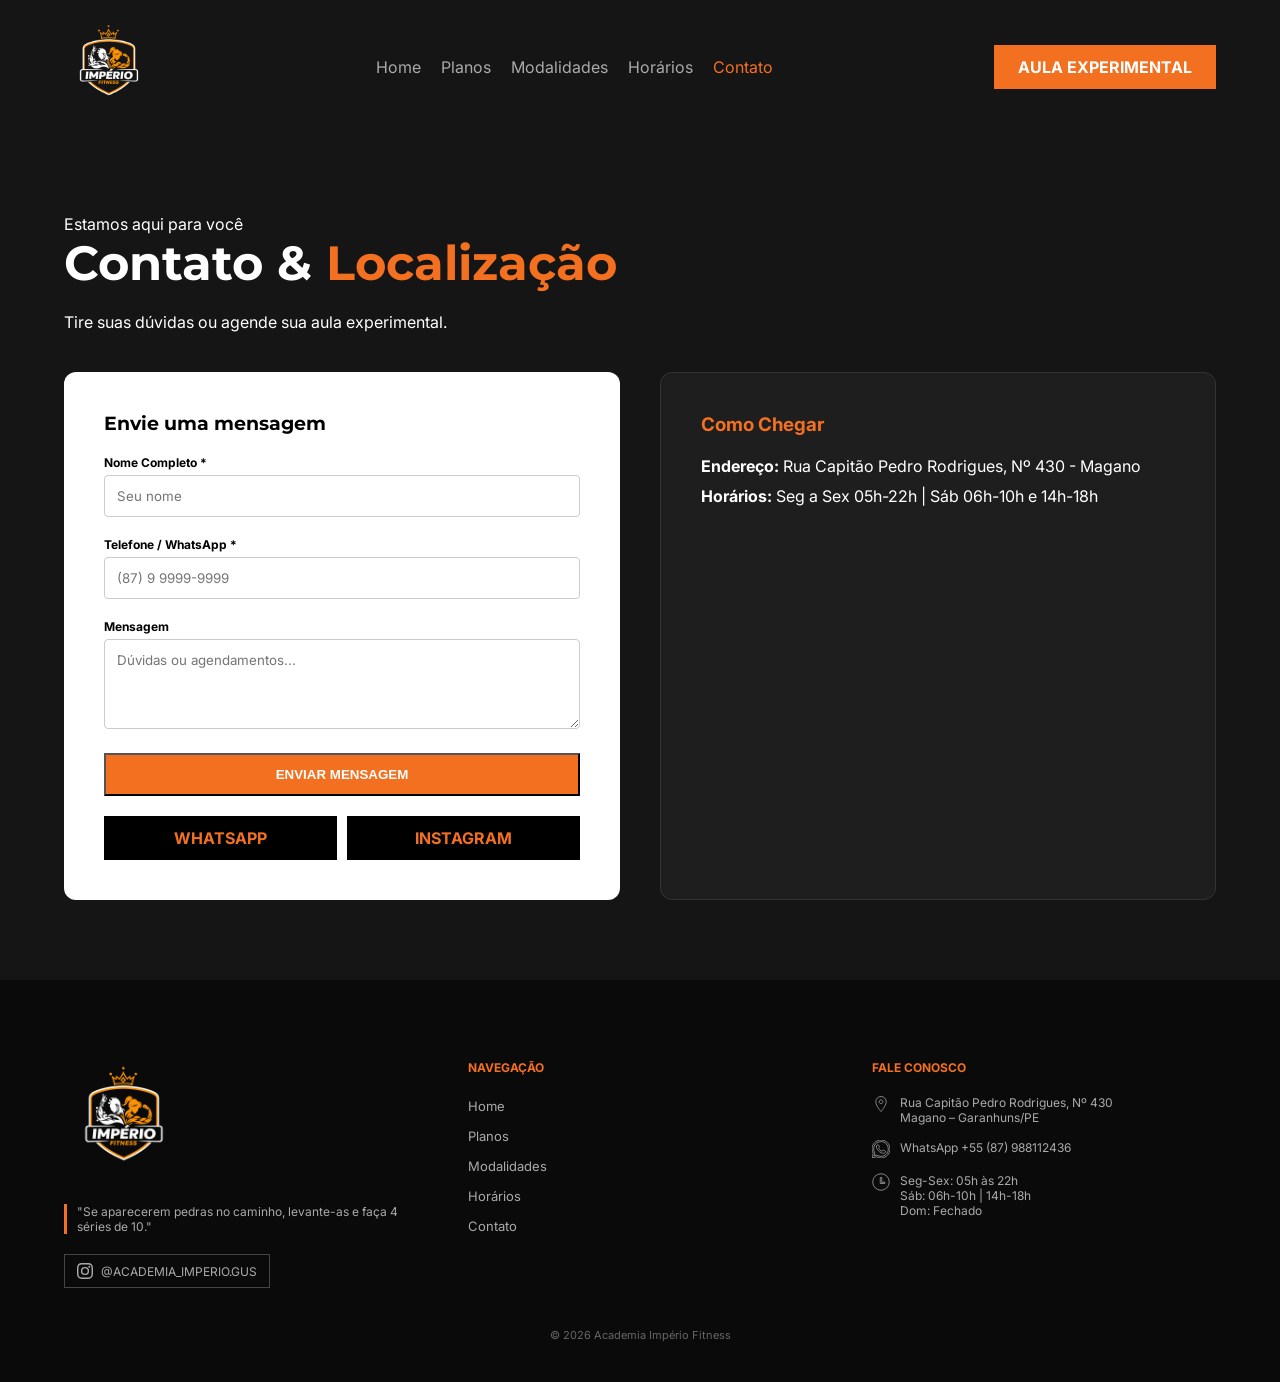
<file: contato.html>
<!DOCTYPE html>
<html lang="pt-BR">
<head>
    <meta charset="UTF-8">
    <meta name="viewport" content="width=device-width, initial-scale=1.0">
    <title>Contato | Academia Império Fitness</title>
    <link rel="stylesheet" href="styleContato.css">
    <link href="https://fonts.googleapis.com/css2?family=Inter:wght@400;500;600&family=Montserrat:wght@400;700;900&display=swap" rel="stylesheet">
</head>
<body>

<header class="header">
    <div class="container header-content">
        <a href="index.html" class="logo"><img src="logo.png" alt="Academia Império Fitness"></a>
        <nav class="nav">
            <a href="index.html">Home</a>
            <a href="planos.html">Planos</a>
            <a href="modalidades.html">Modalidades</a>
            <a href="horarios.html">Horários</a>
            <a href="contato.html" class="active">Contato</a>
        </nav>
        <a href="contato.html" class="btn primary desktop-only">Aula Experimental</a>
    </div>
</header>

<main>
    <section class="contact-section">
        <div class="container">
            <div class="text-center">
                <span class="tag-small">Estamos aqui para você</span>
                <h1 class="page-title">Contato & <span>Localização</span></h1>
                <p class="subtitle">Tire suas dúvidas ou agende sua aula experimental.</p>
            </div>

            <div class="contact-grid">
                
                <div class="form-card">
                    <h3>Envie uma mensagem</h3>
                    <form action="#" method="POST">
                        <div class="form-group">
                            <label>Nome Completo *</label>
                            <input type="text" placeholder="Seu nome" required>
                        </div>
                        <div class="form-group">
                            <label>Telefone / WhatsApp *</label>
                            <input type="tel" placeholder="(87) 9 9999-9999" required>
                        </div>
                        <div class="form-group">
                            <label>Mensagem</label>
                            <textarea rows="4" placeholder="Dúvidas ou agendamentos..."></textarea>
                        </div>
                        <button type="submit" class="btn primary full-width">Enviar Mensagem</button>
                    </form>
                    
                    <div class="social-links-box">
                        <a href="#" class="btn dark">WhatsApp</a>
                        <a href="#" class="btn dark">Instagram</a>
                    </div>
                </div>

                <div class="info-card">
                    <h3 style="color: var(--orange); margin-bottom: 20px;">Como Chegar</h3>
                    <p style="margin-bottom: 10px;"><strong>Endereço:</strong> Rua Capitão Pedro Rodrigues, Nº 430 - Magano</p>
                    <p style="margin-bottom: 20px;"><strong>Horários:</strong> Seg a Sex 05h-22h | Sáb 06h-10h e 14h-18h</p>
                    
                    <div class="map-box">
                        <iframe 
                            src="https://www.google.com/maps/embed?pb=!1m18!1m12!1m3!1d3941.520445585094!2d-36.4950346!3d-8.9175401!2m3!1f0!2f0!3f0!3m2!1i1024!2i768!4f13.1!3m3!1m2!1s0x7a77610f46d5c645%3A0x7d6c6e3988e0e7a!2sR.%20Cap.%20Pedro%20Rodrigues%2C%20430%20-%20Magano%2C%20Garanhuns%20-%20PE!5e0!3m2!1spt-BR!2sbr!4v1714150000000!5m2!1spt-BR!2sbr" 
                            width="100%" height="250" style="border:0;" allowfullscreen="" loading="lazy">
                        </iframe>
                    </div>
                </div>

            </div>
        </div>
    </section>
</main>

<footer class="footer">
    <div class="container footer-grid">

        <!-- ESQUERDA -->
        <div class="footer-left">
            <img src="logo.png" alt="Logo" class="footer-logo">

            <p class="quote">
                "Se aparecerem pedras no caminho, levante-as e faça 4 séries de 10."
            </p>

            <a href="https://www.instagram.com/academia_imperio.gus" target="_blank" class="instagram">
                <!-- ÍCONE INSTAGRAM -->
                <svg viewBox="0 0 24 24">
                    <path d="M12 2.163c3.204 0 3.584.012 4.85.07 3.252.148 4.771 1.691 4.919 4.919.058 1.265.069 1.645.069 4.849 0 3.205-.012 3.584-.069 4.849-.149 3.225-1.664 4.771-4.919 4.919-1.266.058-1.644.07-4.85.07-3.204 0-3.584-.012-4.849-.07-3.26-.149-4.771-1.699-4.919-4.92-.058-1.265-.07-1.644-.07-4.849 0-3.204.013-3.583.07-4.849.149-3.227 1.664-4.771 4.919-4.919 1.266-.057 1.645-.069 4.849-.069zM12 0C8.741 0 8.333.014 7.053.072 2.695.272.273 2.69.073 7.052.014 8.333 0 8.741 0 12c0 3.259.014 3.668.072 4.948.2 4.358 2.618 6.78 6.98 6.98 1.281.058 1.689.072 4.948.072 3.259 0 3.668-.014 4.948-.072 4.354-.2 6.782-2.618 6.979-6.98.059-1.28.073-1.689.073-4.948 0-3.259-.014-3.667-.072-4.947-.196-4.354-2.617-6.78-6.979-6.98C15.668.014 15.259 0 12 0zm0 5.838a6.162 6.162 0 100 12.324 6.162 6.162 0 000-12.324zM12 16a4 4 0 110-8 4 4 0 010 8zm6.406-11.845a1.44 1.44 0 100 2.881 1.44 1.44 0 000-2.881z"/>
                </svg>
                @ACADEMIA_IMPERIO.GUS
            </a>
        </div>

        <!-- MEIO -->
        <div class="footer-center">
            <h4>Navegação</h4>
            <ul>
                <li><a href="index.html">Home</a></li>
                <li><a href="planos.html">Planos</a></li>
                <li><a href="modalidades.html">Modalidades</a></li>
                <li><a href="horarios.html">Horários</a></li>
                <li><a href="contato.html">Contato</a></li>
            </ul>
        </div>

        <!-- DIREITA -->
        <div class="footer-right">
            <h4>Fale Conosco</h4>

            <ul class="contact-list">
                <!-- LOCALIZAÇÃO -->
                <li>
                    <svg viewBox="0 0 24 24">
                        <path d="M12 2C8.13 2 5 5.13 5 9c0 5.25 7 13 7 13s7-7.75 7-13c0-3.87-3.13-7-7-7zm0 9.5c-1.38 0-2.5-1.12-2.5-2.5S10.62 6.5 12 6.5s2.5 1.12 2.5 2.5-1.12 2.5-2.5 2.5z"/>
                    </svg>
                    <span>
                        Rua Capitão Pedro Rodrigues, Nº 430<br>
                        Magano – Garanhuns/PE
                    </span>
                </li>

                <!-- WHATSAPP -->
                <li>
                    <svg viewBox="0 0 24 24">
                        <path d="M20.52 3.48A11.8 11.8 0 0012 0C5.37 0 .02 5.35 0 11.98c0 2.11.55 4.17 1.6 5.98L0 24l6.24-1.63A11.96 11.96 0 0012 24c6.63 0 12-5.35 12-11.98 0-3.2-1.25-6.2-3.48-8.54zM12 21.8c-1.82 0-3.6-.49-5.16-1.41l-.37-.22-3.7.97.99-3.6-.24-.37A9.8 9.8 0 012.2 12C2.2 6.6 6.6 2.2 12 2.2c2.61 0 5.07 1.02 6.91 2.86A9.73 9.73 0 0121.8 12c0 5.4-4.4 9.8-9.8 9.8zm5.39-7.33c-.3-.15-1.77-.87-2.04-.97-.27-.1-.47-.15-.67.15-.2.3-.77.97-.95 1.17-.17.2-.35.22-.65.07-.3-.15-1.28-.47-2.44-1.5-.9-.8-1.5-1.78-1.68-2.08-.17-.3-.02-.46.13-.61.13-.13.3-.35.45-.52.15-.17.2-.3.3-.5.1-.2.05-.37-.02-.52-.07-.15-.67-1.6-.92-2.2-.24-.58-.49-.5-.67-.5h-.57c-.2 0-.52.07-.8.37-.27.3-1.05 1.02-1.05 2.5s1.08 2.9 1.23 3.1c.15.2 2.13 3.25 5.16 4.55.72.31 1.28.5 1.72.64.72.23 1.37.2 1.88.12.57-.08 1.77-.72 2.02-1.42.25-.7.25-1.3.17-1.42-.07-.12-.27-.2-.57-.35z"/>
                    </svg>
                    <span>WhatsApp  +55 (87) 988112436</span>
                </li>

                <!-- RELÓGIO -->
                <li>
                    <svg viewBox="0 0 24 24">
                        <path d="M12 1a11 11 0 1011 11A11.01 11.01 0 0012 1zm1 11.59V6h-2v8h6v-2z"/>
                    </svg>
                    <span>
                        Seg-Sex: 05h às 22h<br>
                        Sáb: 06h-10h | 14h-18h<br>
                        Dom: Fechado
                    </span>
                </li>
            </ul>
        </div>
    </div>

    <div class="footer-bottom">
        <p>&copy; 2026 Academia Império Fitness</p>
    </div>
</footer>

</body>
</html>
</file>
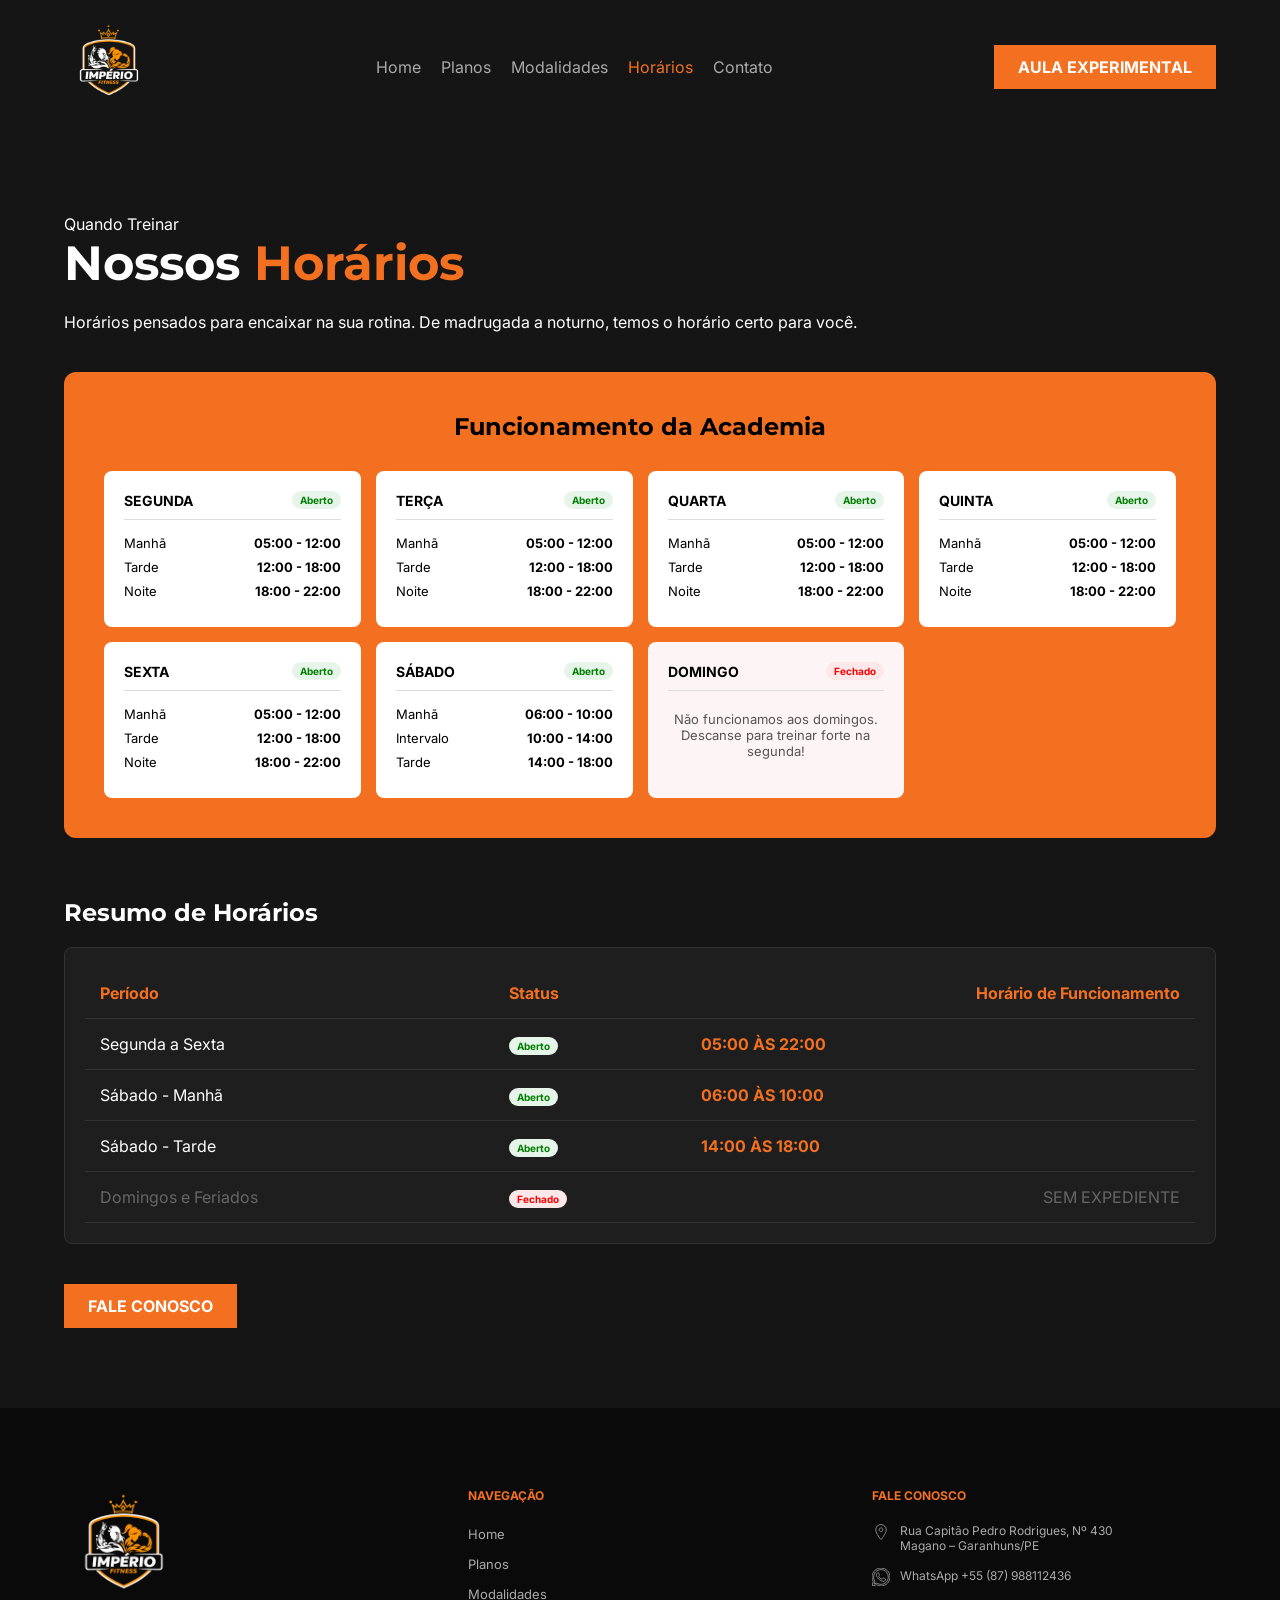
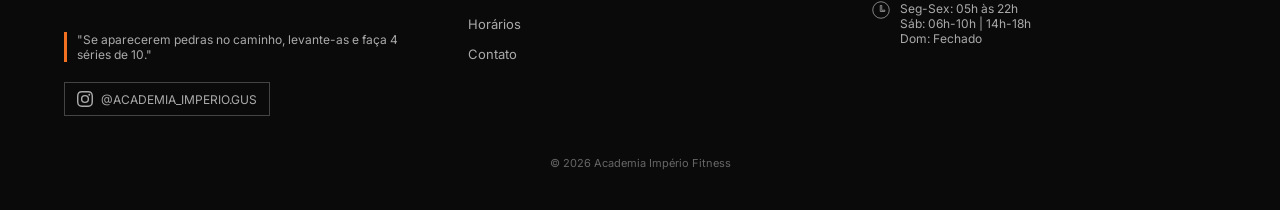
<file: horarios.html>
<!DOCTYPE html>
<html lang="pt-BR">
<head>
    <meta charset="UTF-8">
    <meta name="viewport" content="width=device-width, initial-scale=1.0">
    <title>Horários | Academia Império Fitness</title>
    <link rel="stylesheet" href="styleHorario.css">
    <link href="https://fonts.googleapis.com/css2?family=Inter:wght@400;500;600&family=Montserrat:wght@400;700;900&display=swap" rel="stylesheet">
</head>
<body>

<header class="header">
    <div class="container header-content">
        <a href="index.html" class="logo"><img src="logo.png" alt="Academia Império Fitness"></a>
        <nav class="nav">
            <a href="index.html">Home</a>
            <a href="planos.html">Planos</a>
            <a href="modalidades.html">Modalidades</a>
            <a href="horarios.html" class="active">Horários</a>
            <a href="contato.html">Contato</a>
        </nav>
        <a href="contato.html" class="btn primary desktop-only">Aula Experimental</a>
    </div>
</header>

<main>
    <section class="schedule-section">
        <div class="container">
            <div class="text-center">
                <span class="tag-small">Quando Treinar</span>
                <h1 class="page-title">Nossos <span>Horários</span></h1>
                <p class="subtitle">Horários pensados para encaixar na sua rotina. De madrugada a noturno, temos o horário certo para você.</p>
            </div>

            <div class="schedule-panel">
                <h3 class="panel-title">Funcionamento da Academia</h3>
                
                <div class="days-grid">
                    <div class="day-card">
                        <div class="day-top"><h4>Segunda</h4><span class="badge-open">Aberto</span></div>
                        <p>Manhã <span>05:00 - 12:00</span></p>
                        <p>Tarde <span>12:00 - 18:00</span></p>
                        <p>Noite <span>18:00 - 22:00</span></p>
                    </div>
                    <div class="day-card">
                        <div class="day-top"><h4>Terça</h4><span class="badge-open">Aberto</span></div>
                        <p>Manhã <span>05:00 - 12:00</span></p>
                        <p>Tarde <span>12:00 - 18:00</span></p>
                        <p>Noite <span>18:00 - 22:00</span></p>
                    </div>
                    <div class="day-card">
                        <div class="day-top"><h4>Quarta</h4><span class="badge-open">Aberto</span></div>
                        <p>Manhã <span>05:00 - 12:00</span></p>
                        <p>Tarde <span>12:00 - 18:00</span></p>
                        <p>Noite <span>18:00 - 22:00</span></p>
                    </div>
                    <div class="day-card">
                        <div class="day-top"><h4>Quinta</h4><span class="badge-open">Aberto</span></div>
                        <p>Manhã <span>05:00 - 12:00</span></p>
                        <p>Tarde <span>12:00 - 18:00</span></p>
                        <p>Noite <span>18:00 - 22:00</span></p>
                    </div>
                    <div class="day-card">
                        <div class="day-top"><h4>Sexta</h4><span class="badge-open">Aberto</span></div>
                        <p>Manhã <span>05:00 - 12:00</span></p>
                        <p>Tarde <span>12:00 - 18:00</span></p>
                        <p>Noite <span>18:00 - 22:00</span></p>
                    </div>
                    <div class="day-card">
                        <div class="day-top"><h4>Sábado</h4><span class="badge-open">Aberto</span></div>
                        <p>Manhã <span>06:00 - 10:00</span></p>
                        <p class="gray-text">Intervalo <span>10:00 - 14:00</span></p>
                        <p>Tarde <span>14:00 - 18:00</span></p>
                    </div>
                    <div class="day-card closed-card">
                        <div class="day-top"><h4>Domingo</h4><span class="badge-closed">Fechado</span></div>
                        <p class="closed-msg text-center">Não funcionamos aos domingos. Descanse para treinar forte na segunda!</p>
                    </div>
                </div>
            </div>

            <div class="text-center" style="margin-top: 60px;">
                <h2 class="table-title">Resumo de Horários</h2>
            </div>
            
            <div class="table-wrapper">
                <table class="simple-table">
                    <thead>
                        <tr>
                            <th>Período</th>
                            <th>Status</th>
                            <th style="text-align: right;">Horário de Funcionamento</th>
                        </tr>
                    </thead>
                    <tbody>
                        <tr>
                            <td>Segunda a Sexta</td>
                            <td><span class="badge-open table-badge">Aberto</span></td>
                            <td class="time-col">05:00 ÀS 22:00</td>
                        </tr>
                        <tr>
                            <td>Sábado - Manhã</td>
                            <td><span class="badge-open table-badge">Aberto</span></td>
                            <td class="time-col">06:00 ÀS 10:00</td>
                        </tr>
                        <tr>
                            <td>Sábado - Tarde</td>
                            <td><span class="badge-open table-badge">Aberto</span></td>
                            <td class="time-col">14:00 ÀS 18:00</td>
                        </tr>
                        <tr class="row-closed">
                            <td>Domingos e Feriados</td>
                            <td><span class="badge-closed table-badge">Fechado</span></td>
                            <td style="text-align: right;">SEM EXPEDIENTE</td>
                        </tr>
                    </tbody>
                </table>
            </div>

            <div class="text-center" style="margin-top: 40px;">
                <a href="contato.html" class="btn primary">Fale Conosco</a>
            </div>
        </div>
    </section>
</main>

<footer class="footer">
    <div class="container footer-grid">

        <!-- ESQUERDA -->
        <div class="footer-left">
            <img src="logo.png" alt="Logo" class="footer-logo">

            <p class="quote">
                "Se aparecerem pedras no caminho, levante-as e faça 4 séries de 10."
            </p>

            <a href="https://www.instagram.com/academia_imperio.gus" target="_blank" class="instagram">
                <!-- ÍCONE INSTAGRAM -->
                <svg viewBox="0 0 24 24">
                    <path d="M12 2.163c3.204 0 3.584.012 4.85.07 3.252.148 4.771 1.691 4.919 4.919.058 1.265.069 1.645.069 4.849 0 3.205-.012 3.584-.069 4.849-.149 3.225-1.664 4.771-4.919 4.919-1.266.058-1.644.07-4.85.07-3.204 0-3.584-.012-4.849-.07-3.26-.149-4.771-1.699-4.919-4.92-.058-1.265-.07-1.644-.07-4.849 0-3.204.013-3.583.07-4.849.149-3.227 1.664-4.771 4.919-4.919 1.266-.057 1.645-.069 4.849-.069zM12 0C8.741 0 8.333.014 7.053.072 2.695.272.273 2.69.073 7.052.014 8.333 0 8.741 0 12c0 3.259.014 3.668.072 4.948.2 4.358 2.618 6.78 6.98 6.98 1.281.058 1.689.072 4.948.072 3.259 0 3.668-.014 4.948-.072 4.354-.2 6.782-2.618 6.979-6.98.059-1.28.073-1.689.073-4.948 0-3.259-.014-3.667-.072-4.947-.196-4.354-2.617-6.78-6.979-6.98C15.668.014 15.259 0 12 0zm0 5.838a6.162 6.162 0 100 12.324 6.162 6.162 0 000-12.324zM12 16a4 4 0 110-8 4 4 0 010 8zm6.406-11.845a1.44 1.44 0 100 2.881 1.44 1.44 0 000-2.881z"/>
                </svg>
                @ACADEMIA_IMPERIO.GUS
            </a>
        </div>

        <!-- MEIO -->
        <div class="footer-center">
            <h4>Navegação</h4>
            <ul>
                <li><a href="index.html">Home</a></li>
                <li><a href="planos.html">Planos</a></li>
                <li><a href="modalidades.html">Modalidades</a></li>
                <li><a href="horarios.html">Horários</a></li>
                <li><a href="contato.html">Contato</a></li>
            </ul>
        </div>

        <!-- DIREITA -->
        <div class="footer-right">
            <h4>Fale Conosco</h4>

            <ul class="contact-list">
                <!-- LOCALIZAÇÃO -->
                <li>
                    <svg viewBox="0 0 24 24">
                        <path d="M12 2C8.13 2 5 5.13 5 9c0 5.25 7 13 7 13s7-7.75 7-13c0-3.87-3.13-7-7-7zm0 9.5c-1.38 0-2.5-1.12-2.5-2.5S10.62 6.5 12 6.5s2.5 1.12 2.5 2.5-1.12 2.5-2.5 2.5z"/>
                    </svg>
                    <span>
                        Rua Capitão Pedro Rodrigues, Nº 430<br>
                        Magano – Garanhuns/PE
                    </span>
                </li>

                <!-- WHATSAPP -->
                <li>
                    <svg viewBox="0 0 24 24">
                        <path d="M20.52 3.48A11.8 11.8 0 0012 0C5.37 0 .02 5.35 0 11.98c0 2.11.55 4.17 1.6 5.98L0 24l6.24-1.63A11.96 11.96 0 0012 24c6.63 0 12-5.35 12-11.98 0-3.2-1.25-6.2-3.48-8.54zM12 21.8c-1.82 0-3.6-.49-5.16-1.41l-.37-.22-3.7.97.99-3.6-.24-.37A9.8 9.8 0 012.2 12C2.2 6.6 6.6 2.2 12 2.2c2.61 0 5.07 1.02 6.91 2.86A9.73 9.73 0 0121.8 12c0 5.4-4.4 9.8-9.8 9.8zm5.39-7.33c-.3-.15-1.77-.87-2.04-.97-.27-.1-.47-.15-.67.15-.2.3-.77.97-.95 1.17-.17.2-.35.22-.65.07-.3-.15-1.28-.47-2.44-1.5-.9-.8-1.5-1.78-1.68-2.08-.17-.3-.02-.46.13-.61.13-.13.3-.35.45-.52.15-.17.2-.3.3-.5.1-.2.05-.37-.02-.52-.07-.15-.67-1.6-.92-2.2-.24-.58-.49-.5-.67-.5h-.57c-.2 0-.52.07-.8.37-.27.3-1.05 1.02-1.05 2.5s1.08 2.9 1.23 3.1c.15.2 2.13 3.25 5.16 4.55.72.31 1.28.5 1.72.64.72.23 1.37.2 1.88.12.57-.08 1.77-.72 2.02-1.42.25-.7.25-1.3.17-1.42-.07-.12-.27-.2-.57-.35z"/>
                    </svg>
                    <span>WhatsApp  +55 (87) 988112436</span>
                </li>

                <!-- RELÓGIO -->
                <li>
                    <svg viewBox="0 0 24 24">
                        <path d="M12 1a11 11 0 1011 11A11.01 11.01 0 0012 1zm1 11.59V6h-2v8h6v-2z"/>
                    </svg>
                    <span>
                        Seg-Sex: 05h às 22h<br>
                        Sáb: 06h-10h | 14h-18h<br>
                        Dom: Fechado
                    </span>
                </li>
            </ul>
        </div>
    </div>

    <div class="footer-bottom">
        <p>&copy; 2026 Academia Império Fitness</p>
    </div>
</footer>

</body>
</html>
</file>
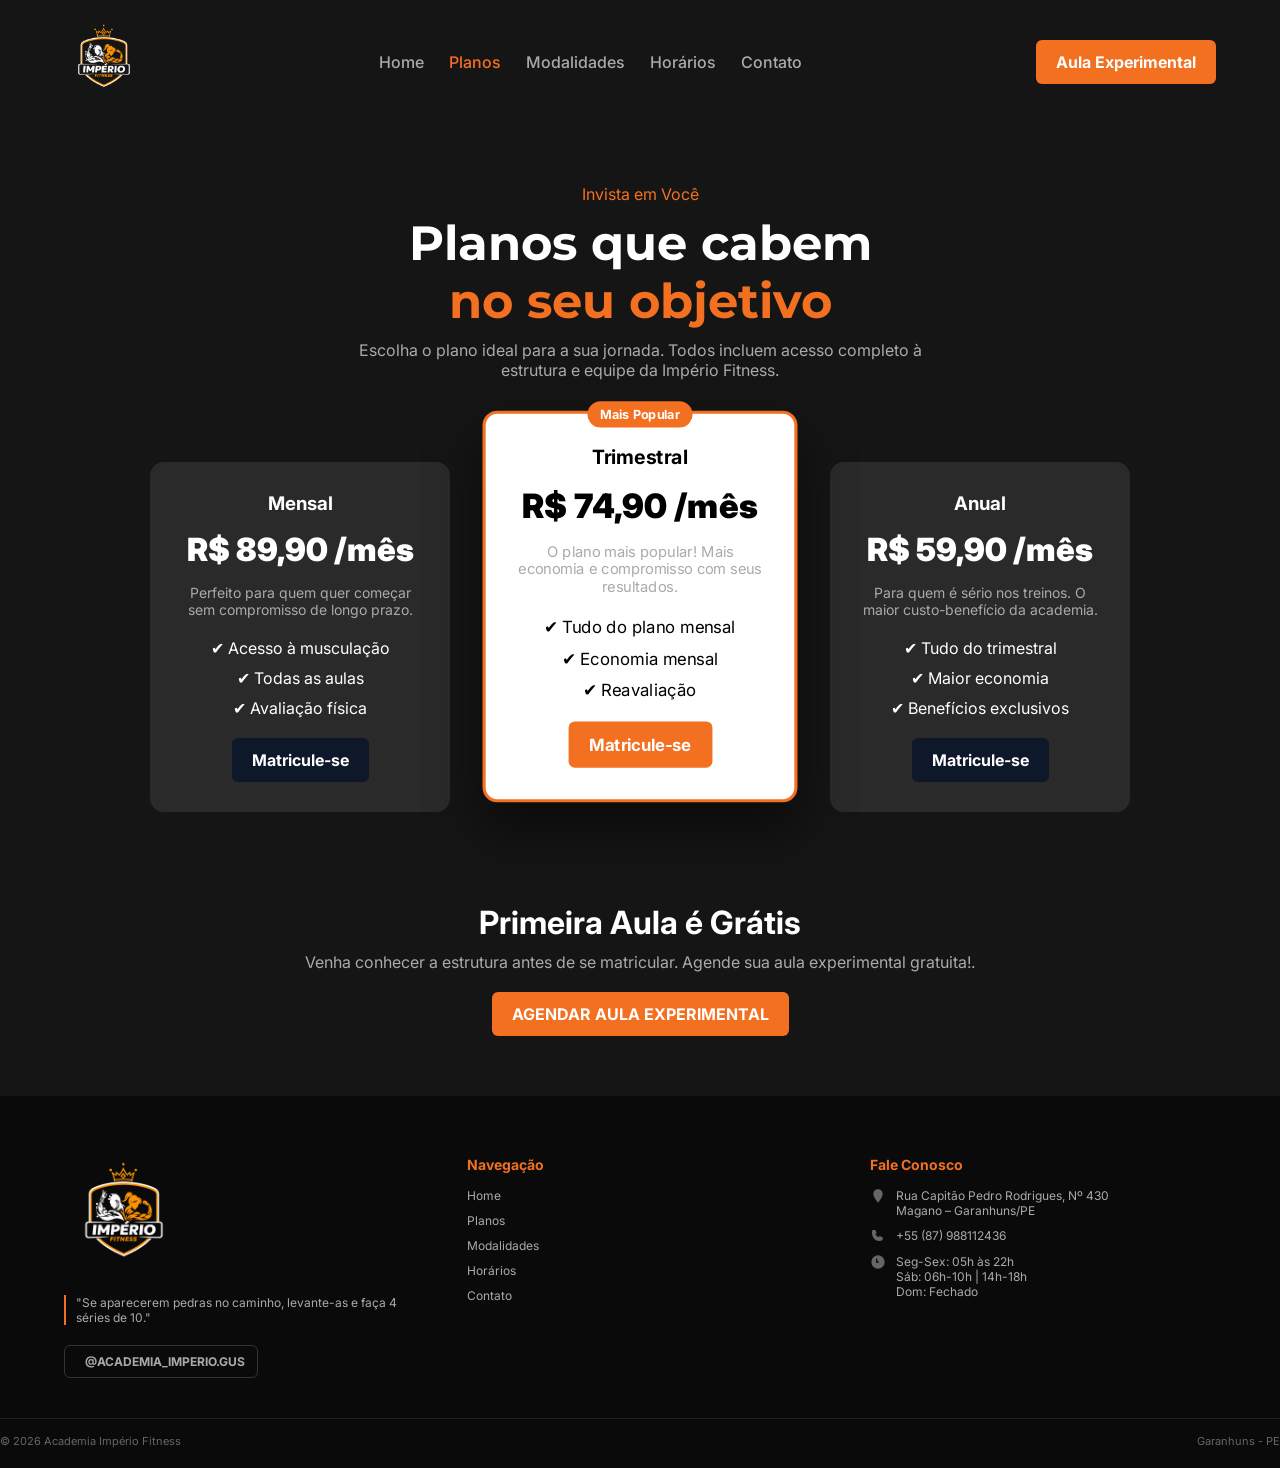
<file: planos.html>
<!DOCTYPE html>
<html lang="pt-BR">
<head>
    <meta charset="UTF-8">
    <meta name="viewport" content="width=device-width, initial-scale=1.0">
    <title>Planos | Academia Império Fitness</title>

    <link rel="stylesheet" href="stylePlanos.css">

    <link href="https://fonts.googleapis.com/css2?family=Inter:wght@400;500&family=Montserrat:wght@400;700;900&display=swap" rel="stylesheet">
</head>

<body>

<header class="header">
    <div class="container header-content">
        <a href="index.html">
            <img src="logo.png" alt="Logo" class="logo">
        </a>

        <nav class="nav">
            <a href="index.html">Home</a>
            <a href="planos.html" class="active">Planos</a>
            <a href="modalidades.html">Modalidades</a>
            <a href="horarios.html">Horários</a>
            <a href="contato.html">Contato</a>
        </nav>

        <a href="contato.html" class="btn primary desktop-only">
            Aula Experimental
        </a>
    </div>
</header>

<main class="container main">

    <!-- HEADER -->
    <section class="intro">
        <span class="tag">Invista em Você</span>

        <h1>
            Planos que cabem <br>
            <span>no seu objetivo</span>
        </h1>

        <p>
            Escolha o plano ideal para a sua jornada. Todos incluem acesso completo à estrutura e equipe da Império Fitness.
        </p>
    </section>

    <!-- PLANOS -->
    <section class="plans">

        <!-- MENSAL -->
        <div class="plan-card">
            <h3>Mensal</h3>
            <div class="price">R$ 89,90 <span>/mês</span></div>

            <p class="description">
                Perfeito para quem quer começar sem compromisso de longo prazo.
            </p>

            <ul>
                <li>✔ Acesso à musculação</li>
                <li>✔ Todas as aulas</li>
                <li>✔ Avaliação física</li>
            </ul>

            <a href="contato.html" class="btn secondary">Matricule-se</a>
        </div>

        <!-- TRIMESTRAL -->
        <div class="plan-card highlight">
            <div class="badge">Mais Popular</div>

            <h3>Trimestral</h3>
            <div class="price">R$ 74,90 <span>/mês</span></div>

            <p class="description">
                O plano mais popular! Mais economia e compromisso com seus resultados.
            </p>

            <ul>
                <li>✔ Tudo do plano mensal</li>
                <li>✔ Economia mensal</li>
                <li>✔ Reavaliação</li>
            </ul>

            <a href="contato.html" class="btn primary">Matricule-se</a>
        </div>

        <!-- ANUAL -->
        <div class="plan-card">
            <h3>Anual</h3>
            <div class="price">R$ 59,90 <span>/mês</span></div>

            <p class="description">
                Para quem é sério nos treinos. O maior custo-benefício da academia.
            </p>

            <ul>
                <li>✔ Tudo do trimestral</li>
                <li>✔ Maior economia</li>
                <li>✔ Benefícios exclusivos</li>
            </ul>

            <a href="contato.html" class="btn secondary">Matricule-se</a>
        </div>

    </section>

    <!-- CTA -->
    <section class="cta">
        <h2>Primeira Aula é Grátis</h2>
        <p>Venha conhecer a estrutura antes de se matricular. Agende sua aula experimental gratuita!.</p>

        <a href="contato.html" class="btn primary">
            AGENDAR AULA EXPERIMENTAL
        </a>
    </section>

</main>

<footer class="footer">
    <div class="container footer-grid">

        <!-- ESQUERDA -->
        <div class="footer-left">
            <img src="logo.png" alt="Logo" class="footer-logo">

            <p class="footer-quote">
                "Se aparecerem pedras no caminho, levante-as e faça 4 séries de 10."
            </p>

            <a href="https://www.instagram.com/academia_imperio.gus" target="_blank" class="instagram-link">
                
                <svg viewBox="0 0 24 24">
                    <path d="M12 2.163c3.204 0 3.584.012 4.85.07..."/>
                </svg>
               <span>@academia_imperio.gus</span> 
            </a>
        </div>

        <!-- MEIO -->
        <div class="footer-center">
            <h4>Navegação</h4>

            <ul>
                <li><a href="index.html">Home</a></li>
                <li><a href="planos.html">Planos</a></li>
                <li><a href="modalidades.html">Modalidades</a></li>
                <li><a href="horarios.html">Horários</a></li>
                <li><a href="contato.html">Contato</a></li>
            </ul>
        </div>

        <!-- DIREITA -->
        <div class="footer-right">
            <h4>Fale Conosco</h4>

            <ul>
                <li class="item">
                    <svg viewBox="0 0 24 24" class="icon">
                        <path d="M12 2C8 2 5 5 5 9c0 5 7 13 7 13s7-8 7-13c0-4-3-7-7-7z"/>
                    </svg>
                    Rua Capitão Pedro Rodrigues, Nº 430 <br>
                    Magano – Garanhuns/PE
                </li>

                <li class="item">
                    <svg viewBox="0 0 24 24" class="icon">
                        <path d="M3 5a2 2 0 012-2h3l2 5-2 1a11 11 0 005 5l1-2 5 2v3a2 2 0 01-2 2h-1C9 21 3 15 3 7V5z"/>
                    </svg>
                   <span>+55 (87) 988112436</span>
                </li>

                <li class="item">
                    <svg viewBox="0 0 24 24" class="icon">
                        <path d="M12 2a10 10 0 100 20 10 10 0 000-20zm1 11h-4V7h2v4h2z"/>
                    </svg>
                   <span> Seg-Sex: 05h às 22h <br>
                    Sáb: 06h-10h | 14h-18h <br>
                    Dom: Fechado</span>
                </li>
            </ul>
        </div>

    </div>

    <div class="footer-bottom">
        <p>&copy; 2026 Academia Império Fitness</p>
        <p>Garanhuns - PE</p>
    </div>
</footer>

</body>
</html>
</file>
<file: styleContato.css>
:root {
    --bg: #151515;
    --orange: #F37021;
    --text: #ffffff;
    --gray: #aaaaaa;
}

* {
    margin: 0;
    padding: 0;
    box-sizing: border-box;
}

body {
    font-family: 'Inter', sans-serif;
    background: var(--bg);
    color: var(--text);
}

.container {
    width: 90%;
    max-width: 1200px;
    margin: 0 auto;
}

.header {
    padding: 20px 0;
}

.header-content {
    display: flex;
    justify-content: space-between;
    align-items: center;
}

.logo img {
    height: 90px;
}

.nav {
    display: flex;
    gap: 20px;
}

.nav a {
    color: var(--gray);
    text-decoration: none;
}

.nav a.active,
.nav a:hover {
    color: var(--orange);
}

.btn {
    padding: 12px 24px;
    text-decoration: none;
    font-weight: bold;
    text-transform: uppercase;
    display: inline-block;
}

.primary {
    background: var(--orange);
    color: white;
}

.secondary {
    border: 1px solid #555;
    color: white;
}

.dark {
    background: black;
    color: var(--orange);
}

.footer {
    background: #0a0a0a;
    padding: 80px 0 40px;
}

.footer-grid {
    display: grid;
    grid-template-columns: 1fr 1fr 1fr;
    gap: 60px;
}

.footer-logo {
    width: 120px;
    margin-bottom: 20px;
}

.quote {
    font-size: 12px;
    color: var(--gray);
    margin-bottom: 20px;
    border-left: 3px solid var(--orange);
    padding-left: 10px;
}

.instagram {
    display: flex;
    align-items: center;
    gap: 8px;
    font-size: 12px;
    text-decoration: none;
    color: var(--gray);
    border: 1px solid #444;
    padding: 8px 12px;
    width: fit-content;
}

.instagram svg {
    width: 16px;
    height: 16px;
    fill: currentColor;
}

.instagram:hover {
    color: var(--orange);
    border-color: var(--orange);
}

.footer h4 {
    color: var(--orange);
    margin-bottom: 20px;
    text-transform: uppercase;
    font-size: 12px;
}

.footer-center ul {
    list-style: none;
}

.footer-center li {
    margin-bottom: 10px;
}

.footer-center a {
    text-decoration: none;
    color: var(--gray);
    font-size: 13px;
}

.footer-center a:hover {
    color: white;
}

.contact-list {
    list-style: none;
}

.contact-list li {
    display: flex;
    align-items: flex-start;
    gap: 10px;
    margin-bottom: 15px;
    font-size: 12px;
    color: var(--gray);
}

.contact-list svg {
    width: 18px;
    height: 18px;
    stroke: var(--gray);
    fill: none;
}

.footer-bottom {
    margin-top: 40px;
    text-align: center;
    font-size: 11px;
    color: #666;
}

/* CONTATO ESPECÍFICO */
.page-title {
    font-family: 'Montserrat', sans-serif;
    font-size: 48px;
    margin-bottom: 20px;
}

.page-title span { color: var(--orange); }

.contact-section { padding: 80px 0; }

.contact-grid {
    display: grid;
    grid-template-columns: 1fr 1fr;
    gap: 40px;
    margin-top: 40px;
}

.form-card {
    background: white;
    color: black;
    padding: 40px;
    border-radius: 12px;
}

.form-card h3 {
    font-family: 'Montserrat', sans-serif;
    margin-bottom: 20px;
}

.form-group { margin-bottom: 20px; }

.form-group label {
    display: block;
    font-size: 12px;
    font-weight: bold;
    margin-bottom: 5px;
}

.form-group input, .form-group textarea {
    width: 100%;
    padding: 12px;
    border: 1px solid #ccc;
    border-radius: 4px;
    font-family: 'Inter', sans-serif;
}

.full-width { width: 100%; text-align: center; }

.social-links-box {
    display: flex;
    gap: 10px;
    margin-top: 20px;
}

.social-links-box .btn { flex: 1; text-align: center; }

.info-card {
    background: #1e1e1e;
    border: 1px solid #333;
    border-radius: 12px;
    padding: 40px;
}

.map-box { margin-top: 20px; border-radius: 8px; overflow: hidden; }

@media (max-width: 768px) {
    .header-content { flex-direction: column; text-align: center; gap: 15px; }
    .nav { flex-wrap: wrap; justify-content: center; }
    .desktop-only { display: none; } 

    .hero h1 { font-size: 38px; }
    .hero-buttons { flex-direction: column; }
    .stats-grid, 
    .features-grid, 
    .about-grid, 
    .footer-grid, 
    .days-grid, 
    .contact-grid,
    .plans {
        display: flex !important;
        flex-direction: column !important;
        align-items: center;
        gap: 30px;
        text-align: center;
    }

    .feature, .plan-card, .day-card, .form-card, .info-card {
        width: 100% !important;
        max-width: 100%;
    }

    .table-wrapper {
        overflow-x: auto;
    }

    .footer-left, .footer-center, .footer-right {
        width: 100% !important;
        display: flex;
        flex-direction: column;
        align-items: center;
    }
}
</file>
<file: styleHorario.css>
:root {
    --bg: #151515;
    --orange: #F37021;
    --text: #ffffff;
    --gray: #aaaaaa;
}

* {
    margin: 0;
    padding: 0;
    box-sizing: border-box;
}

body {
    font-family: 'Inter', sans-serif;
    background: var(--bg);
    color: var(--text);
}

.container {
    width: 90%;
    max-width: 1200px;
    margin: 0 auto;
}

.header {
    padding: 20px 0;
}

.header-content {
    display: flex;
    justify-content: space-between;
    align-items: center;
}

.logo img {
    height: 90px;
}

.nav {
    display: flex;
    gap: 20px;
}

.nav a {
    color: var(--gray);
    text-decoration: none;
}

.nav a.active,
.nav a:hover {
    color: var(--orange);
}

.btn {
    padding: 12px 24px;
    text-decoration: none;
    font-weight: bold;
    text-transform: uppercase;
    display: inline-block;
}

.primary {
    background: var(--orange);
    color: white;
}

.secondary {
    border: 1px solid #555;
    color: white;
}

.dark {
    background: black;
    color: var(--orange);
}

.footer {
    background: #0a0a0a;
    padding: 80px 0 40px;
}

.footer-grid {
    display: grid;
    grid-template-columns: 1fr 1fr 1fr;
    gap: 60px;
}

.footer-logo {
    width: 120px;
    margin-bottom: 20px;
}

.quote {
    font-size: 12px;
    color: var(--gray);
    margin-bottom: 20px;
    border-left: 3px solid var(--orange);
    padding-left: 10px;
}

.instagram {
    display: flex;
    align-items: center;
    gap: 8px;
    font-size: 12px;
    text-decoration: none;
    color: var(--gray);
    border: 1px solid #444;
    padding: 8px 12px;
    width: fit-content;
}

.instagram svg {
    width: 16px;
    height: 16px;
    fill: currentColor;
}

.instagram:hover {
    color: var(--orange);
    border-color: var(--orange);
}

.footer h4 {
    color: var(--orange);
    margin-bottom: 20px;
    text-transform: uppercase;
    font-size: 12px;
}

.footer-center ul {
    list-style: none;
}

.footer-center li {
    margin-bottom: 10px;
}

.footer-center a {
    text-decoration: none;
    color: var(--gray);
    font-size: 13px;
}

.footer-center a:hover {
    color: white;
}

.contact-list {
    list-style: none;
}

.contact-list li {
    display: flex;
    align-items: flex-start;
    gap: 10px;
    margin-bottom: 15px;
    font-size: 12px;
    color: var(--gray);
}

.contact-list svg {
    width: 18px;
    height: 18px;
    stroke: var(--gray);
    fill: none;
}

.footer-bottom {
    margin-top: 40px;
    text-align: center;
    font-size: 11px;
    color: #666;
}

/* HORÁRIOS ESPECÍFICO */
.page-title {
    font-family: 'Montserrat', sans-serif;
    font-size: 48px;
    margin-bottom: 20px;
}

.page-title span { color: var(--orange); }

.schedule-section { padding: 80px 0; }

.schedule-panel {
    background: var(--orange);
    border-radius: 12px;
    padding: 40px;
    margin-top: 40px;
}

.panel-title {
    text-align: center;
    color: black;
    font-family: 'Montserrat', sans-serif;
    font-size: 24px;
    margin-bottom: 30px;
}

.days-grid {
    display: grid;
    grid-template-columns: repeat(4, 1fr);
    gap: 15px;
}

.day-card {
    background: white;
    color: black;
    padding: 20px;
    border-radius: 8px;
}

.day-top {
    display: flex;
    justify-content: space-between;
    align-items: center;
    border-bottom: 1px solid #ddd;
    padding-bottom: 10px;
    margin-bottom: 15px;
}

.day-top h4 {
    font-size: 14px;
    text-transform: uppercase;
}

.day-card p {
    font-size: 13px;
    display: flex;
    justify-content: space-between;
    margin-bottom: 8px;
}

.day-card p span { font-weight: bold; }

.badge-open {
    background: #e6f4ea;
    color: green;
    font-size: 10px;
    padding: 3px 8px;
    border-radius: 10px;
    font-weight: bold;
}

.badge-closed {
    background: #fce8e8;
    color: red;
    font-size: 10px;
    padding: 3px 8px;
    border-radius: 10px;
    font-weight: bold;
}

.closed-card { background: #fdf5f5; }

.closed-msg { margin-top: 20px; text-align: center; color: #555; }

.table-title { font-family: 'Montserrat', sans-serif; margin-bottom: 20px; }

.table-wrapper {
    background: #1e1e1e;
    border: 1px solid #333;
    border-radius: 8px;
    padding: 20px;
}

.simple-table {
    width: 100%;
    border-collapse: collapse;
}

.simple-table th, .simple-table td {
    padding: 15px;
    text-align: left;
    border-bottom: 1px solid #333;
}

.simple-table th { color: var(--orange); }

.time-col { text-align: right; color: var(--orange); font-weight: bold; }

.row-closed td { color: #666; }

@media (max-width: 768px) {
    .header-content { flex-direction: column; text-align: center; gap: 15px; }
    .nav { flex-wrap: wrap; justify-content: center; }
    .desktop-only { display: none; }
    .hero h1 { font-size: 38px; }
    .hero-buttons { flex-direction: column; }
    .stats-grid, 
    .features-grid, 
    .about-grid, 
    .footer-grid, 
    .days-grid, 
    .contact-grid,
    .plans {
        display: flex !important;
        flex-direction: column !important;
        align-items: center;
        gap: 30px;
        text-align: center;
    }
    .feature, .plan-card, .day-card, .form-card, .info-card {
        width: 100% !important;
        max-width: 100%;
    }
    .table-wrapper {
        overflow-x: auto;
    }
    .footer-left, .footer-center, .footer-right {
        width: 100% !important;
        display: flex;
        flex-direction: column;
        align-items: center;
    }
}
</file>
<file: stylePlanos.css>
:root {
    --bg: #151515;
    --card: #2a2a2a;
    --orange: #F37021;
    --gray: #aaaaaa;
    --dark-blue: #0f172a;
}

/* RESET */
* {
    margin: 0;
    padding: 0;
    box-sizing: border-box;
}

body {
    font-family: 'Inter', sans-serif;
    background: var(--bg);
    color: white;
}

/* CONTAINER */
.container {
    width: 90%;
    max-width: 1200px;
    margin: 0 auto;
}

/* HEADER */
.header {
    padding: 20px 0;
}

.header-content {
    display: flex;
    justify-content: space-between;
    align-items: center;
}

.logo {
    height: 80px;
}

.nav {
    display: flex;
    gap: 25px;
}

.nav a {
    color: var(--gray);
    text-decoration: none;
    font-weight: 500;
}

.nav a:hover,
.nav a.active {
    color: var(--orange);
}

/* MAIN */
.main {
    padding: 60px 0;
}

/* INTRO */
.intro {
    text-align: center;
    margin-bottom: 70px;
}

.intro h1 {
    font-family: 'Montserrat';
    font-size: 48px;
    margin: 10px 0;
}

.intro span {
    color: var(--orange);
}

.intro p {
    color: var(--gray);
    max-width: 600px;
    margin: 0 auto;
}

/* PLANOS */
.plans {
    display: flex;
    justify-content: center;
    align-items: center;
    gap: 40px;
    flex-wrap: wrap;
}

/* CARD */
.plan-card {
    background: var(--card);
    padding: 30px;
    border-radius: 14px;
    width: 300px;
    text-align: center;
    transition: 0.3s;
}

/* TÍTULO */
.plan-card h3 {
    margin-bottom: 10px;
}

/* PREÇO */
.price {
    font-size: 32px;
    font-weight: 900;
    margin: 15px 0;
}

/* preço mensal e anual */
.plan-card .price {
    color: white;
}

/* descrição */
.description {
    font-size: 14px;
    color: var(--gray);
    margin-bottom: 20px;
}

/* lista */
.plan-card ul {
    list-style: none;
    margin: 20px 0;
}

.plan-card li {
    margin-bottom: 10px;
}

/* BOTÕES */
.btn {
    display: inline-block;
    padding: 12px 20px;
    text-decoration: none;
    font-weight: bold;
    border-radius: 6px;
}

/* botão azul escuro */
.secondary {
    background: var(--dark-blue);
    color: white;
}

/* botão laranja */
.primary {
    background: var(--orange);
    color: white;
}

/* CARD DESTAQUE */
.highlight {
    background: white;
    color: black;
    border: 3px solid var(--orange);

    transform: translateY(-30px) scale(1.05);
    z-index: 2;

    box-shadow: 0 25px 50px rgba(0, 0, 0, 0.5);
}

/* preço preto no destaque */
.highlight .price {
    color: black;
}


/* badge */
.badge {
    position: absolute;
    top: -12px;
    left: 50%;
    transform: translateX(-50%);
    background: var(--orange);
    color: white;
    padding: 5px 12px;
    font-size: 12px;
    font-weight: bold;
    border-radius: 20px;
}

/* hover efeito */
.plan-card:hover {
    transform: translateY(-5px);
}

.highlight:hover {
    transform: translateY(-35px) scale(1.07);
}

/* CTA */
.cta {
    text-align: center;
    margin-top: 80px;
}

.cta h2 {
    font-size: 32px;
    margin-bottom: 10px;
}

.cta p {
    color: var(--gray);
    margin-bottom: 20px;
}


.footer {
    background: #0a0a0a;
    padding: 60px 0 20px;
}

.footer-grid {
    display: flex;
    justify-content: space-between;
    gap: 40px;
}

/* COLUNAS */
.footer-left,
.footer-center,
.footer-right {
    width: 30%;
}

/* LOGO */
.footer-logo {
    width: 120px;
    margin-bottom: 15px;
}

/* FRASE */
.footer-quote {
    font-size: 12px;
    color: #aaa;
    margin-bottom: 20px;
    border-left: 2px solid #F37021;
    padding-left: 10px;
}



.instagram svg {
    width: 16px;
    height: 16px;
    fill: currentColor;
}


/* TÍTULOS */
.footer h4 {
    color: #F37021;
    margin-bottom: 15px;
    font-size: 14px;
}

/* LISTAS */
.footer ul {
    list-style: none;
}

.footer ul li {
    margin-bottom: 10px;
    font-size: 12px;
    color: #aaa;
}

.footer ul li a {
    color: #aaa;
    text-decoration: none;
}

.footer ul li a:hover {
    color: white;
}

/* ITENS COM ÍCONE */
.item {
    display: flex;
    gap: 10px;
    align-items: flex-start;
}

/* ÍCONES */
.icon {
    width: 16px;
    height: 16px;
    fill: #666;
    flex-shrink: 0;
}

/* FOOTER BOTTOM */
.footer-bottom {
    border-top: 1px solid #222;
    margin-top: 40px;
    padding-top: 15px;

    display: flex;
    justify-content: space-between;

    font-size: 11px;
    color: #666;
}
.instagram-link {
    display: inline-flex;
    align-items: center;
    gap: 8px;

    border: 1px solid #333;
    padding: 8px 12px;
    border-radius: 6px;

    color: #aaa;
    text-decoration: none;
    font-size: 12px;
    font-weight: bold;
    text-transform: uppercase;

    transition: 0.3s;
}

.instagram-link:hover {
    border-color: #F37021;
    color: #F37021;
}

/* =========================================
   RESPONSIVIDADE (MOBILE)
   ========================================= */
@media (max-width: 768px) {
    /* Ajusta o Cabeçalho */
    .header-content { flex-direction: column; text-align: center; gap: 15px; }
    .nav { flex-wrap: wrap; justify-content: center; }
    .desktop-only { display: none; } /* Esconde o botão do menu no celular */

    /* Ajusta Textos Principais */
    .hero h1 { font-size: 38px; }
    .hero-buttons { flex-direction: column; }
    
    /* Transforma TODAS as Grids de colunas em 1 única coluna (Vertical) */
    .stats-grid, 
    .features-grid, 
    .about-grid, 
    .footer-grid, 
    .days-grid, 
    .contact-grid,
    .plans {
        display: flex !important;
        flex-direction: column !important;
        align-items: center;
        gap: 30px;
        text-align: center;
    }

    /* Ajusta as larguras para o celular */
    .feature, .plan-card, .day-card, .form-card, .info-card {
        width: 100% !important;
        max-width: 100%;
    }

    /* Permite que a tabela de horários role para o lado sem quebrar a tela */
    .table-wrapper {
        overflow-x: auto;
    }

    /* Ajusta o rodapé */
    .footer-left, .footer-center, .footer-right {
        width: 100% !important;
        display: flex;
        flex-direction: column;
        align-items: center;
    }
}
</file>
